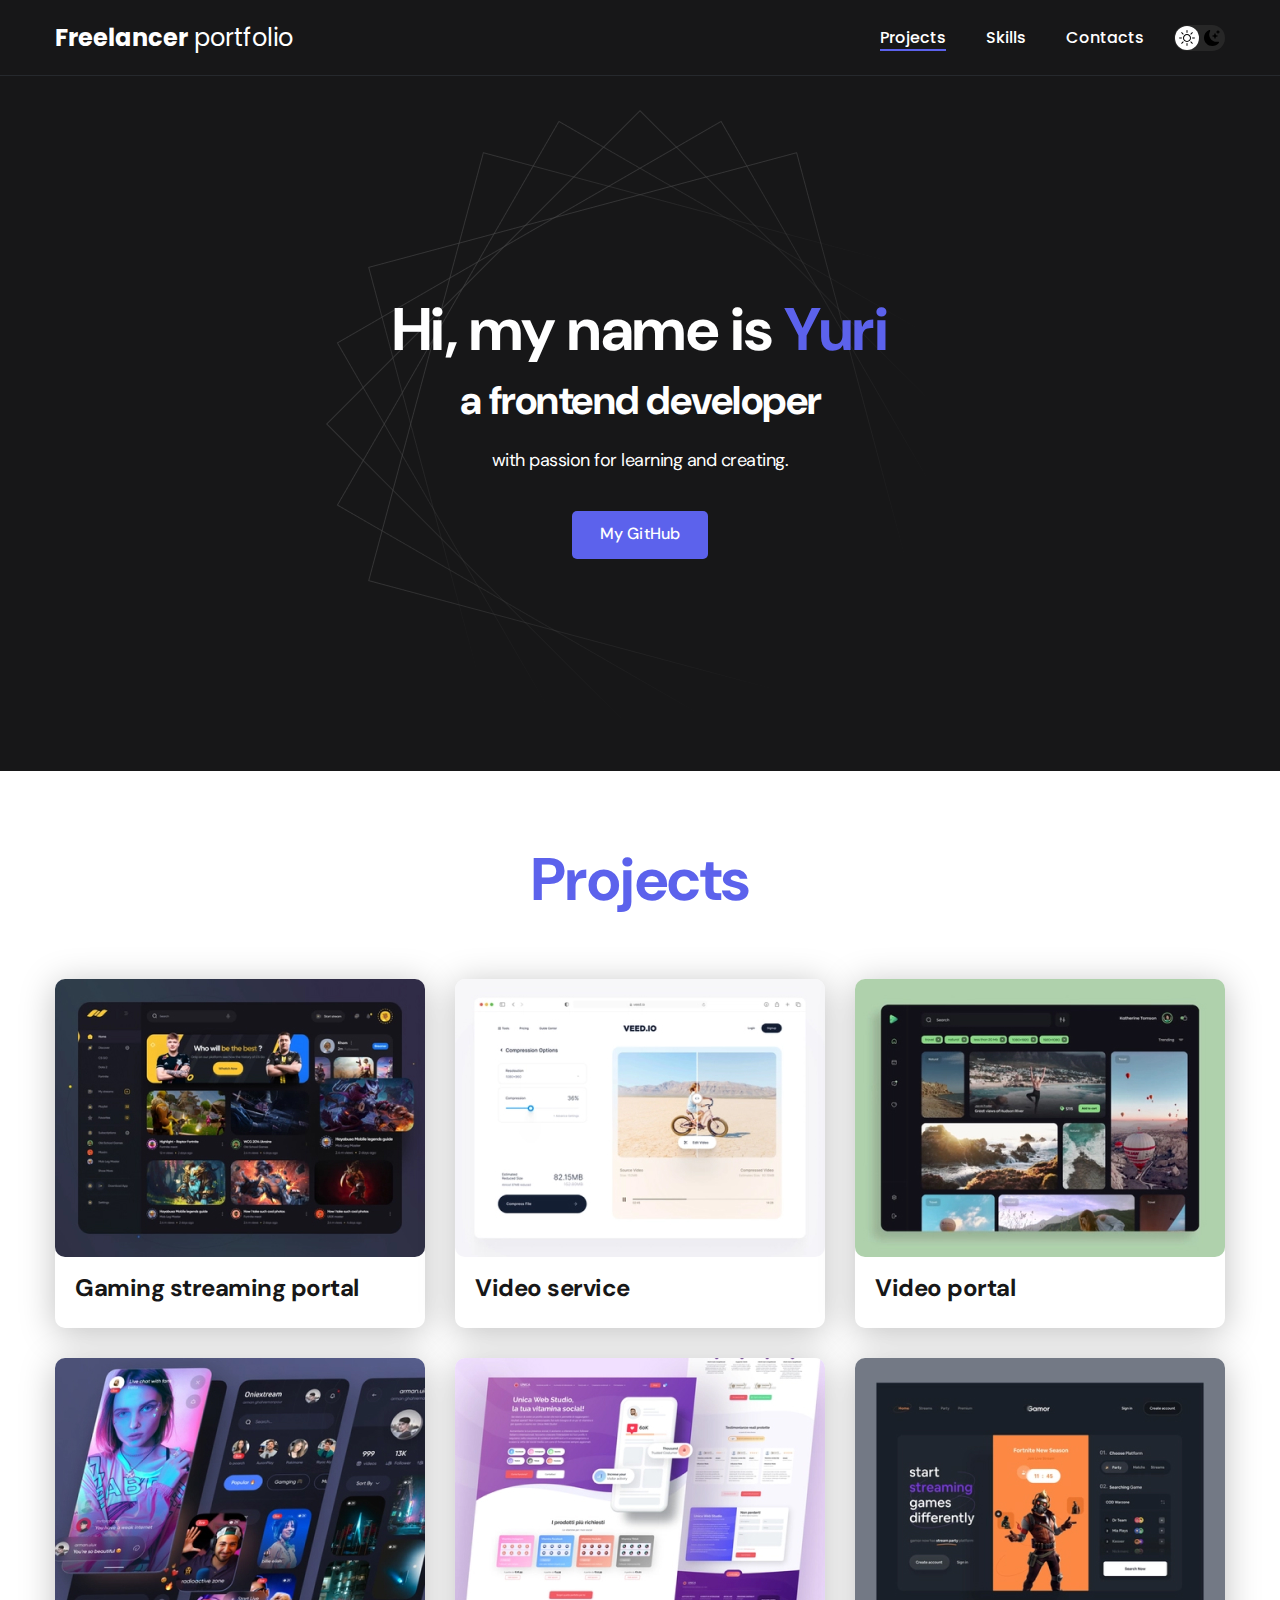
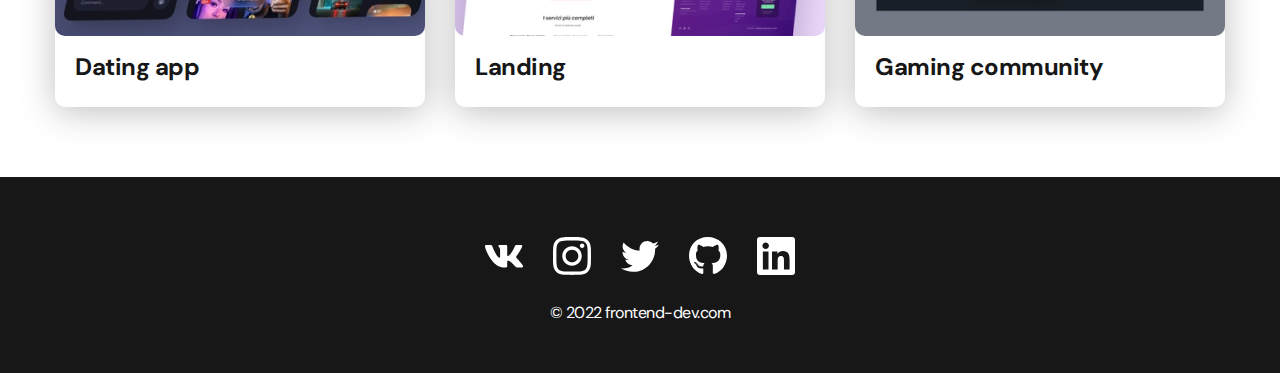
<file: index.html>
<!DOCTYPE html>
<html lang="en">
  <head>
    <meta charset="UTF-8" />
    <meta name="viewport" content="width=device-width, initial-scale=1.0" />
    <title>Frelancer portfolio</title>
    <link rel="stylesheet" href="./css/main.css" />
  </head>
  <body>
    <!--Навигация-->

    <nav class="nav">
      <div class="container">
        <div class="nav-row">
          <a href="./index.html" class="logo">
            <strong> Freelancer</strong> portfolio</a
          >

          <button class="dark-mode-btn">
            <img
              src="./img/icons/Sun.svg"
              alt="Light mode"
              class="dark-mode-btn__icon"
            />
            <img
              src="./img/icons/Moon.svg"
              alt="Dark mode"
              class="dark-mode-btn__icon"
            />
          </button>

          <ul class="nav-list">
            <li nav-list__item>
              <a
                href="./index.html"
                class="nav-list__link nav-list__link--active"
                >Projects
              </a>
            </li>
            <li nav-list__item>
              <a href="./skills.html" class="nav-list__link">Skills</a>
            </li>
            <li nav-list__item>
              <a href="./contacts.html" class="nav-list__link">Contacts</a>
            </li>
          </ul>
        </div>
      </div>
    </nav>

    <!--Шапка-->

    <header class="header">
      <div class="header__wrapper">
        <h1 class="header__title">
          <strong> Hi, my name is <em>Yuri</em></strong
          ><br />
          a frontend developer
        </h1>
        <div class="header__text">
          <p>with passion for learning and creating.</p>
        </div>
        <a href="#!" class="btn">My GitHub</a>
      </div>
    </header>

    <!--Проэкты-->

    <main class="section">
      <div class="container">
        <h2 class="title-1">Projects</h2>
        <ul class="projects">
          <li class="project">
            <a href="./project-page.html">
              <img
                src="./img/projects/01.jpg"
                alt="sorru,error"
                class="project__img"
              />
              <h3 class="project__title">Gaming streaming portal</h3>
            </a>
          </li>

          <li class="project">
            <img
              src="./img/projects/02.jpg"
              alt="sorru,error"
              class="project__img"
            />
            <h3 class="project__title">Video service</h3>
          </li>

          <li class="project">
            <img
              src="./img/projects/03.jpg"
              alt="sorru,error"
              class="project__img"
            />
            <h3 class="project__title">Video portal</h3>
          </li>

          <li class="project">
            <img
              src="./img/projects/04.jpg"
              alt="sorru,error"
              class="project__img"
            />
            <h3 class="project__title">Dating app</h3>
          </li>

          <li class="project">
            <img
              src="./img/projects/05.jpg"
              alt="sorru,error"
              class="project__img"
            />
            <h3 class="project__title">Landing</h3>
          </li>

          <li class="project">
            <img
              src="./img/projects/06.jpg"
              alt="sorru,error"
              class="project__img"
            />
            <h3 class="project__title">Gaming community</h3>
          </li>
        </ul>
      </div>
    </main>

    <!--Подвал-->

    <footer class="footer">
      <div class="container">
        <div class="footer__wrapper">
          <ul class="social">
            <li class="social__item">
              <a href="#!">
                <img src="./img/icons/vk.svg" alt="sorru,error" />
              </a>
            </li>
            <li class="social__item">
              <a href="#!">
                <img src="./img/icons/instagram.svg" alt="sorru,error" />
              </a>
            </li>
            <li class="social__item">
              <a href="#!">
                <img src="./img/icons/twitter.svg" alt="sorru,error" />
              </a>
            </li>
            <li class="social__item">
              <a href="#!">
                <img src="./img/icons/gitHub.svg" alt="sorru,error" />
              </a>
            </li>
            <li class="social__item">
              <a href="#!">
                <img src="./img/icons/linkedIn.svg" alt="sorru,error" />
              </a>
            </li>
          </ul>
          <div class="copyright">
            <p>© 2022 frontend-dev.com</p>
          </div>
        </div>
      </div>
    </footer>
    <script src="./js/main.js"></script>
  </body>
</html>
</file>
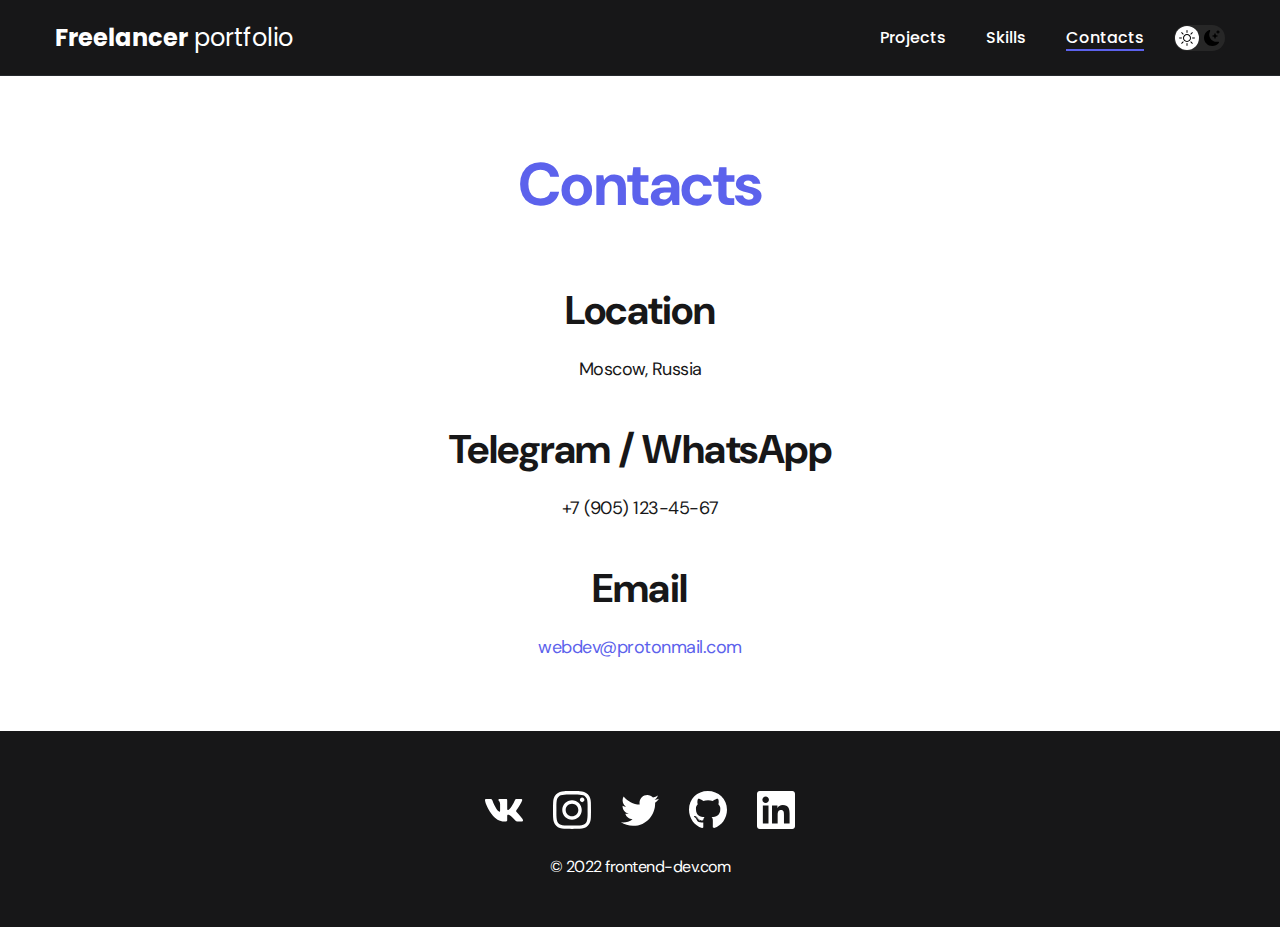
<file: contacts.html>
<!DOCTYPE html>
<html lang="en">
  <head>
    <meta charset="UTF-8" />
    <meta name="viewport" content="width=device-width, initial-scale=1.0" />
    <title>Frelancer portfolio</title>
    <link rel="stylesheet" href="./css/main.css" />
  </head>
  <body>
    <!--Навигация-->

    <nav class="nav">
      <div class="container">
        <div class="nav-row">
          <a href="./index.html" class="logo">
            <strong> Freelancer</strong> portfolio</a
          >
          <button class="dark-mode-btn">
            <img
              src="./img/icons/Sun.svg"
              alt="Light mode"
              class="dark-mode-btn__icon"
            />
            <img
              src="./img/icons/Moon.svg"
              alt="Dark mode"
              class="dark-mode-btn__icon"
            />
          </button>

          <ul class="nav-list">
            <li nav-list__item>
              <a href="./index.html" class="nav-list__link">Projects </a>
            </li>
            <li nav-list__item>
              <a href="./skills.html" class="nav-list__link">Skills</a>
            </li>
            <li nav-list__item>
              <a
                href="./contacts.html"
                class="nav-list__link nav-list__link--active"
                >Contacts</a
              >
            </li>
          </ul>
        </div>
      </div>
    </nav>

    <!--Контакты-->

    <main class="section">
      <div class="container">
        <h1 class="title-1">Contacts</h1>

        <ul class="content-list">
          <li class="content-list__item">
            <h2 class="title-2">Location</h2>
            <p>Moscow, Russia</p>
          </li>
          <li class="content-list__item">
            <h2 class="title-2">Telegram / WhatsApp</h2>
            <p>+7 (905) 123-45-67</p>
          </li>
          <li class="content-list__item">
            <h2 class="title-2">Email</h2>
            <p>
              <a class="email" href="mailto:webdev@protonmail.com"
                >webdev@protonmail.com</a
              >
            </p>
          </li>
        </ul>
      </div>
    </main>

    <!--Подвал-->

    <footer class="footer">
      <div class="container">
        <div class="footer__wrapper">
          <ul class="social">
            <li class="social__item">
              <a href="#!">
                <img src="./img/icons/vk.svg" alt="sorru,error" />
              </a>
            </li>
            <li class="social__item">
              <a href="#!">
                <img src="./img/icons/instagram.svg" alt="sorru,error" />
              </a>
            </li>
            <li class="social__item">
              <a href="#!">
                <img src="./img/icons/twitter.svg" alt="sorru,error" />
              </a>
            </li>
            <li class="social__item">
              <a href="#!">
                <img src="./img/icons/gitHub.svg" alt="sorru,error" />
              </a>
            </li>
            <li class="social__item">
              <a href="#!">
                <img src="./img/icons/linkedIn.svg" alt="sorru,error" />
              </a>
            </li>
          </ul>
          <div class="copyright">
            <p>© 2022 frontend-dev.com</p>
          </div>
        </div>
      </div>
    </footer>
    <script src="./js/main.js"></script>
  </body>
</html>
</file>
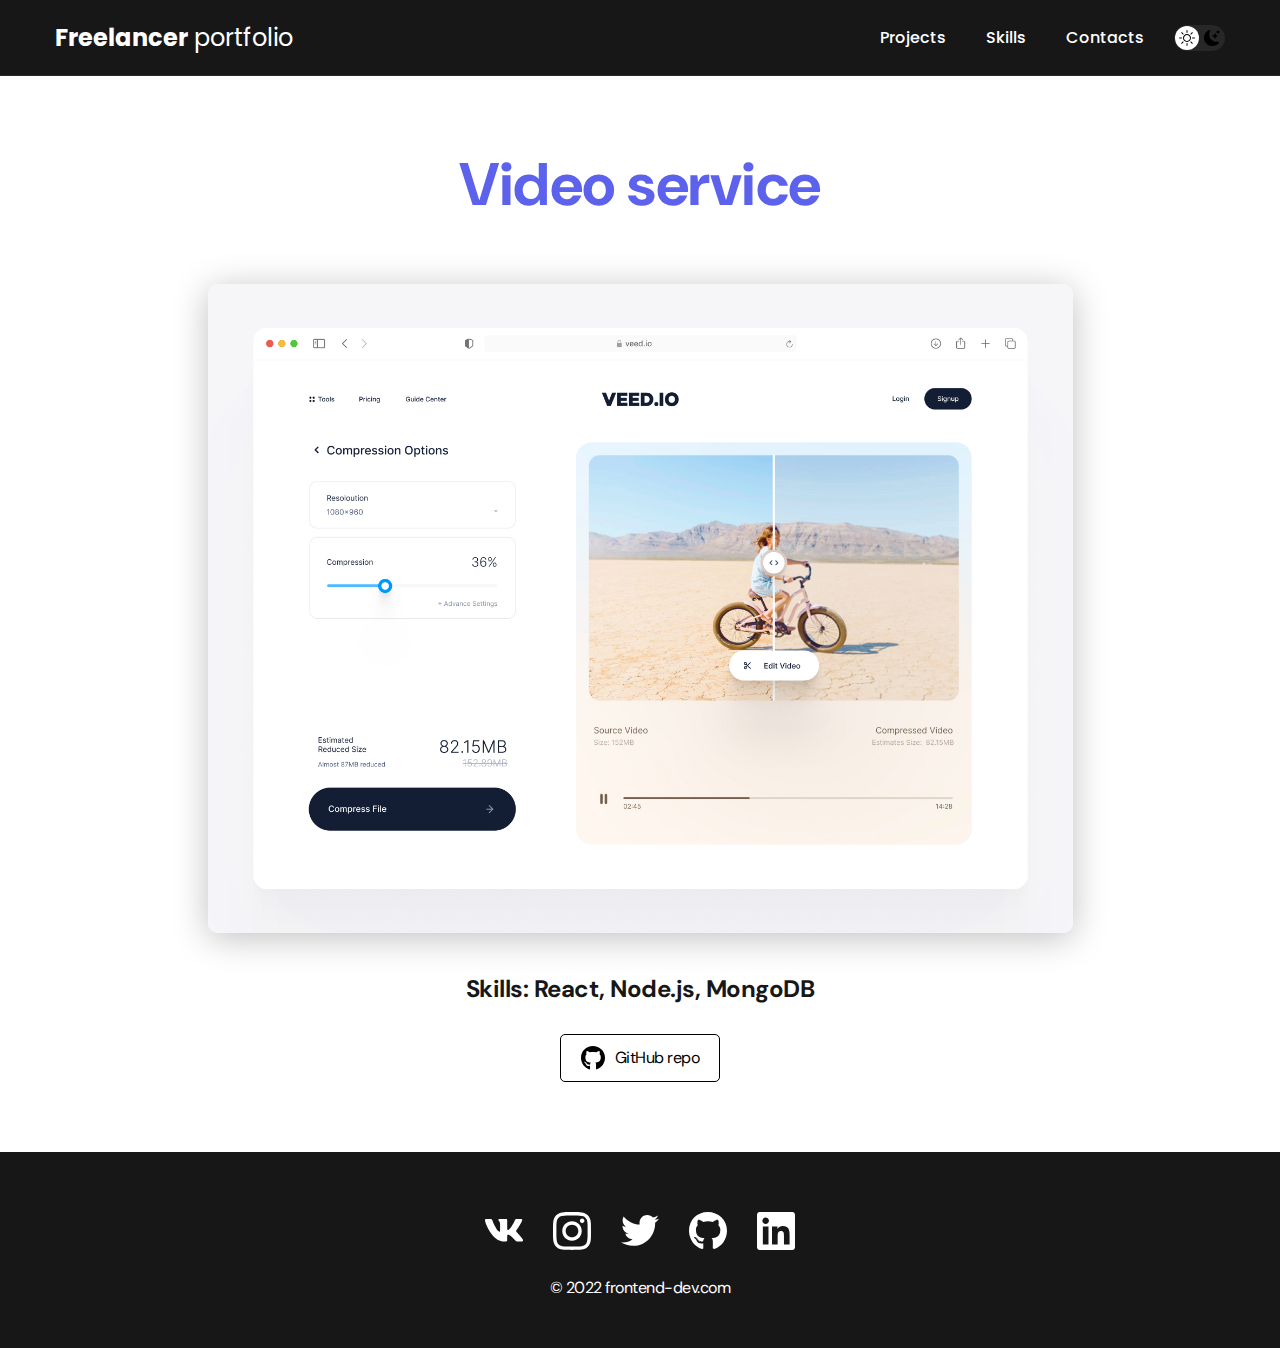
<file: project-page.html>
<!DOCTYPE html>
<html lang="en">
  <head>
    <meta charset="UTF-8" />
    <meta name="viewport" content="width=device-width, initial-scale=1.0" />
    <title>Frelancer portfolio</title>
    <link rel="stylesheet" href="./css/main.css" />
  </head>
  <body>
    <!--Навигация-->

    <nav class="nav">
      <div class="container">
        <div class="nav-row">
          <a href="./index.html" class="logo">
            <strong> Freelancer</strong> portfolio</a
          >
          <button class="dark-mode-btn">
            <img
              src="./img/icons/Sun.svg"
              alt="Light mode"
              class="dark-mode-btn__icon"
            />
            <img
              src="./img/icons/Moon.svg"
              alt="Dark mode"
              class="dark-mode-btn__icon"
            />
          </button>

          <ul class="nav-list">
            <li nav-list__item>
              <a href="./index.html" class="nav-list__link">Projects </a>
            </li>
            <li nav-list__item>
              <a href="./skills.html" class="nav-list__link">Skills</a>
            </li>
            <li nav-list__item>
              <a href="./contacts.html" class="nav-list__link">Contacts</a>
            </li>
          </ul>
        </div>
      </div>
    </nav>

    <!--Видеосервис-->

    <main class="section">
      <div class="container">
        <div class="project-details">
          <h1 class="title-1">Video service</h1>

          <img
            src="./img/projects/02-big.jpg"
            class="project-details__cover"
            alt=""
          />
          <div class="project-details__desc">
            <p>Skills: React, Node.js, MongoDB</p>
          </div>

          <a href="#!" class="btn-outline">
            <img src="./img/icons/gitHub-black.svg" alt="" />
            GitHub repo
          </a>
        </div>
      </div>
    </main>

    <!--Подвал-->

    <footer class="footer">
      <div class="container">
        <div class="footer__wrapper">
          <ul class="social">
            <li class="social__item">
              <a href="#!">
                <img src="./img/icons/vk.svg" alt="sorru,error" />
              </a>
            </li>
            <li class="social__item">
              <a href="#!">
                <img src="./img/icons/instagram.svg" alt="sorru,error" />
              </a>
            </li>
            <li class="social__item">
              <a href="#!">
                <img src="./img/icons/twitter.svg" alt="sorru,error" />
              </a>
            </li>
            <li class="social__item">
              <a href="#!">
                <img src="./img/icons/gitHub.svg" alt="sorru,error" />
              </a>
            </li>
            <li class="social__item">
              <a href="#!">
                <img src="./img/icons/linkedIn.svg" alt="sorru,error" />
              </a>
            </li>
          </ul>
          <div class="copyright">
            <p>© 2022 frontend-dev.com</p>
          </div>
        </div>
      </div>
    </footer>
    <script src="./js/main.js"></script>
  </body>
</html>
</file>
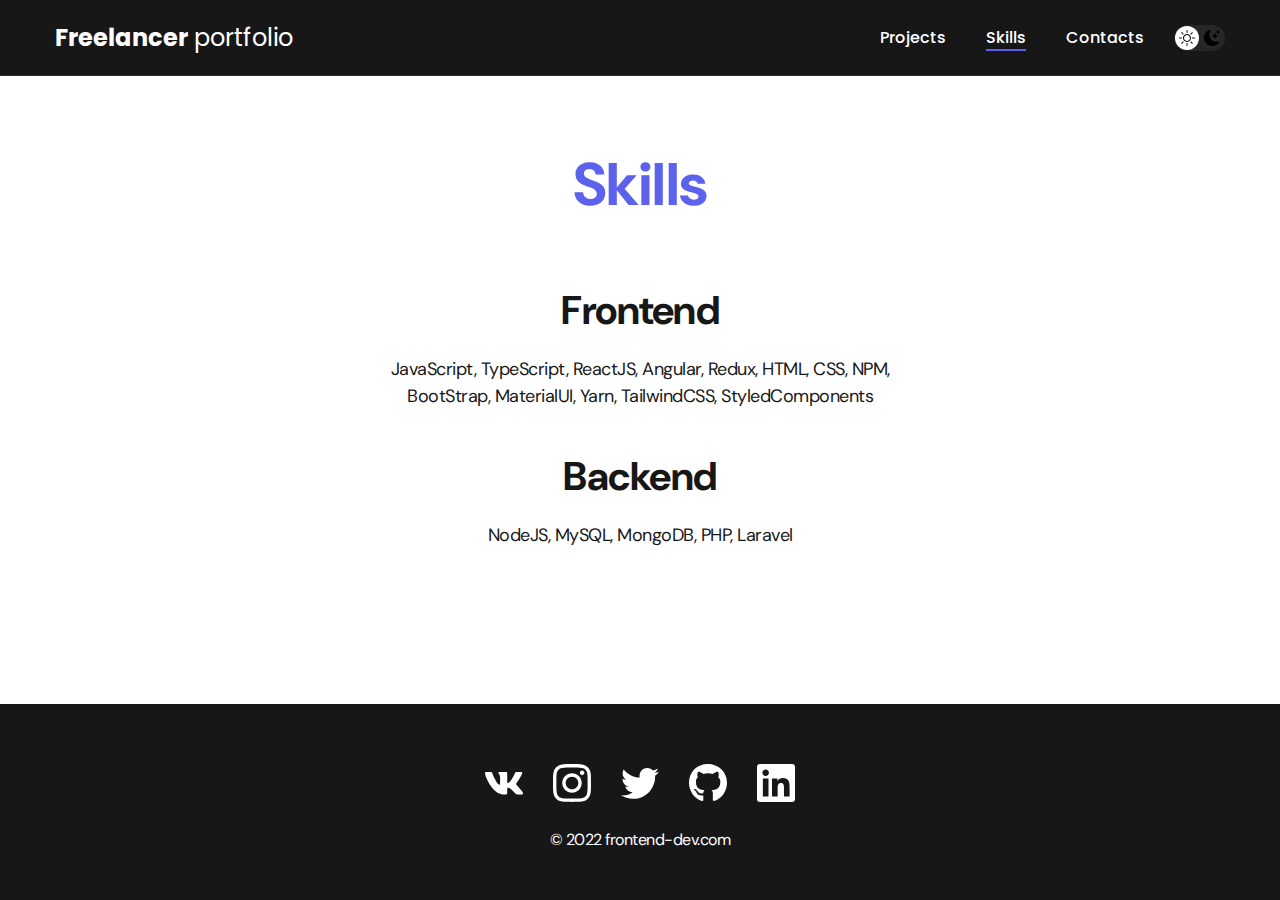
<file: skills.html>
<!DOCTYPE html>
<html lang="en">
  <head>
    <meta charset="UTF-8" />
    <meta name="viewport" content="width=device-width, initial-scale=1.0" />
    <title>Frelancer portfolio</title>
    <link rel="stylesheet" href="./css/main.css" />
  </head>
  <body>
    <!--Навигация-->

    <nav class="nav">
      <div class="container">
        <div class="nav-row">
          <a href="./index.html" class="logo">
            <strong> Freelancer</strong> portfolio</a
          >
          <button class="dark-mode-btn">
            <img
              src="./img/icons/Sun.svg"
              alt="Light mode"
              class="dark-mode-btn__icon"
            />
            <img
              src="./img/icons/Moon.svg"
              alt="Dark mode"
              class="dark-mode-btn__icon"
            />
          </button>

          <ul class="nav-list">
            <li nav-list__item>
              <a href="./index.html" class="nav-list__link">Projects </a>
            </li>
            <li nav-list__item>
              <a
                href="./skills.html"
                class="nav-list__link nav-list__link--active"
                >Skills</a
              >
            </li>
            <li nav-list__item>
              <a href="./contacts.html" class="nav-list__link">Contacts</a>
            </li>
          </ul>
        </div>
      </div>
    </nav>

    <!--Скил-->

    <main class="section">
      <div class="container">
        <h1 class="title-1">Skills</h1>

        <ul class="content-list">
          <li class="content-list__item">
            <h2 class="title-2">Frontend</h2>
            <p>
              JavaScript, TypeScript, ReactJS, Angular, Redux, HTML, CSS, NPM,
              BootStrap, MaterialUI, Yarn, TailwindCSS, StyledComponents
            </p>
          </li>
          <li class="content-list__item">
            <h2 class="title-2">Backend</h2>
            <p>NodeJS, MySQL, MongoDB, PHP, Laravel</p>
          </li>
        </ul>
      </div>
    </main>

    <!--Подвал-->

    <footer class="footer">
      <div class="container">
        <div class="footer__wrapper">
          <ul class="social">
            <li class="social__item">
              <a href="#!">
                <img src="./img/icons/vk.svg" alt="sorru,error" />
              </a>
            </li>
            <li class="social__item">
              <a href="#!">
                <img src="./img/icons/instagram.svg" alt="sorru,error" />
              </a>
            </li>
            <li class="social__item">
              <a href="#!">
                <img src="./img/icons/twitter.svg" alt="sorru,error" />
              </a>
            </li>
            <li class="social__item">
              <a href="#!">
                <img src="./img/icons/gitHub.svg" alt="sorru,error" />
              </a>
            </li>
            <li class="social__item">
              <a href="#!">
                <img src="./img/icons/linkedIn.svg" alt="sorru,error" />
              </a>
            </li>
          </ul>
          <div class="copyright">
            <p>© 2022 frontend-dev.com</p>
          </div>
        </div>
      </div>
    </footer>
    <script src="./js/main.js"></script>
  </body>
</html>
</file>
<file: css/main.css>
@import "./reset.css";
@import url("https://fonts.googleapis.com/css2?family=DM+Sans:opsz,wght@9..40,400;9..40,500;9..40,700&family=Poppins:wght@400;500;700&display=swap");

/*font-family: 'DM Sans', sans-serif;
font-family: 'Poppins', sans-serif;*/

:root {
  --blackpure: #000;
  --black: #171718;
  --black-border: #26292d;
  --white: #fff;
  --purple: #5c62ec;

  --text-color: var(--black);

  --dark-bg: var(--black);
  --dark-border: var(--black-border);
  --header-text: var(--white);
  --accent: var(--purple);

  /*Light mode*/
  --page-bg: var(--white);
  --text-color: var(--black);

  --title-1: var(--accent);

  --project-card-bg: var(--white);
  --project-card-text: var(--black);
  --box-shadow: 0px 5px 35px rgba(0, 0, 0, 0.25);
}
.dark {
  --page-bg: #252526;
  --text-color: var(--white);

  --title-1: var(--white);

  --project-card-bg: var(--black);
  --project-card-text: var(--white);
  --box-shadow: 0px 5px 35px rgba(0, 0, 0, 0.8);
}

html,
body {
  font-family: "DM Sans", sans-serif;
  letter-spacing: -0.5px;
  color: var(--black);
  min-height: 100vh;
  display: flex;
  flex-direction: column;

  /*Light mode*/
  background-color: var(--page-bg);
  color: var(--text-color);
}

.container {
  margin: 0 auto;
  padding: 0 15px;
  max-width: 1200px;
}

.none {
  display: none !important;
}

.section {
  padding: 70px 0;
}

.title-1 {
  margin-bottom: 60px;
  font-size: 60px;
  font-weight: 700;
  line-height: 1.3;
  color: var(--title-1);
  text-align: center;
}

.title-2 {
  font-size: 40px;
  line-height: 1.3;
  margin-bottom: 20px;
  font-weight: 700;
}

/*Навигация*/

.nav {
  padding: 20px 0;
  border-bottom: 1px solid var(--dark-border);
  background-color: var(--dark-bg);
  color: var(--header-text);
  letter-spacing: normal;
}

.nav-row {
  display: flex;
  justify-content: flex-end;
  align-items: center;
  column-gap: 30px;
  row-gap: 20px;
  flex-wrap: wrap;
}

.logo {
  margin-right: auto;
  color: var(--header-text);
  font-size: 24px;
  font-family: "Poppins", sans-serif;
}

.logo strong {
  font-weight: 700;
}

.nav-list {
  display: flex;
  align-items: center;
  column-gap: 40px;
  font-size: 16px;
  font-weight: 500;
  font-family: "Poppins", sans-serif;
  row-gap: 10px;
}

.nav-list__link {
  color: var(--header-text);
  transition: opacity 0.2s ease-in;
}

.nav-list__link--active {
  position: relative;
}

.nav-list__link--active::before {
  content: "";

  position: absolute;
  left: 0;
  top: 100%;

  display: block;
  height: 2px;
  width: 100%;
  background-color: var(--accent);
}

.nav-list__link:hover {
  opacity: 0.8;
}

/*Dark Mode btn*/

.dark-mode-btn {
  order: 9;
  position: relative;
  display: flex;
  justify-content: space-between;
  width: 51px;
  height: 26px;
  background-color: #272727;
  border-radius: 50px;
  padding: 5px;
}

.dark-mode-btn::before {
  position: absolute;
  top: 1px;
  left: 1px;
  content: "";

  display: block;

  width: 24px;
  height: 24px;

  border-radius: 50%;
  background-color: var(--white);

  transition: left 0.2s ease-in;
}

.dark-mode-btn--active::before {
  left: 26px;
}

.dark-mode-btn__icon {
  /*position: relative;*/
  z-index: 9;
}

/*Шапка*/

.header {
  padding: 40px 0;
  min-height: 695px;

  display: flex;
  justify-content: center;
  align-items: center;

  background-color: var(--dark-bg);
  background-image: url("./../img/header-bg.png.png");
  background-repeat: no-repeat;
  background-size: auto;
  background-position: center center;

  color: var(--header-text);
  text-align: center;
}

.header__wrapper {
  padding: 0 15px;
  max-width: 660px;
}

.header__title {
  font-size: 40px;
  font-weight: 700;
  line-height: 1.4;
  margin-bottom: 20px;
}

.header__title strong {
  font-size: 60px;
  font-weight: 700;
}

.header__title em {
  font-style: normal;
  color: var(--accent);
}

.header__text {
  margin-bottom: 40px;
  font-size: 18px;
  line-height: 1.333;
}

.header__text p + p {
  margin-top: 1em;
}

.btn {
  display: inline-block;
  height: 48px;
  padding: 12px 28px;
  border-radius: 5px;
  background-color: var(--accent);
  color: var(--white);
  letter-spacing: 0.15px;
  font-size: 16px;
  font-weight: 500;
  transition: opacity 0.2s ease-in;
}

.btn:hover {
  opacity: 0.8;
}

.btn:active {
  position: relative;
  top: 1px;
}

/*Btn outline*/

.btn-outline {
  padding: 12px 20px;
  height: 48px;
  border-radius: 5px;

  border: 1px solid #000;
  color: var(--blackpure);

  display: flex;
  column-gap: 10px;
  align-items: center;
  transition: opacity 0.2s ease-in;

  background-color: var(--white);
}

.btn-outline:hover {
  opacity: 0.8;
}

.btn-outline:active {
  position: relative;
  top: 1px;
}

/*Проэкты*/

.projects {
  display: flex;
  flex-wrap: wrap;
  column-gap: 30px;
  row-gap: 30px;
  justify-content: center;
}

.project {
  max-width: 370px;
  background-color: var(--project-card-bg);
  box-shadow: var(--box-shadow);
  border-radius: 10px;

  --box-shadow: 0px 5px 35px rgba(0, 0, 0, 0.25);
}

.project__img {
  border-radius: 10px;
}

.project__title {
  padding: 15px 20px 25px;
  font-weight: 700;
  font-size: 24px;
  line-height: 1.3;
  color: var(--project-card-text);
}

/*Видиo сервис*/

.project-details {
  max-width: 865px;
  margin: 0 auto;

  display: flex;
  flex-direction: column;
  align-items: center;
  text-align: center;
}

.project-details__cover {
  margin-bottom: 40px;
  max-width: 100%;
  box-shadow: 0px 5px 35px rgba(0, 0, 0, 0.25);
  border-radius: 10px;
}

.project-details__desc {
  margin-bottom: 30px;
  font-weight: 700;
  font-size: 24px;
  line-height: 1.3;
}

/*Скил*/

.content-list {
  margin: 0 auto;
  max-width: 570px;
  display: flex;
  flex-direction: column;
  align-items: center;
  text-align: center;
  row-gap: 40px;
}

.content-list__item {
  font-size: 18px;
  line-height: 1.5;
}

.content-list__item p + p {
  margin-top: 0.5em;
}

.email {
  color: #5c62ec;
}

/*Подвал*/

.footer {
  margin-top: auto;
  background-color: var(--dark-bg);
  padding: 60px 0 50px;
  color: var(--header-text);
}

.footer__wrapper {
  display: flex;
  flex-direction: column;
  align-items: center;
}

.social {
  display: flex;
  column-gap: 30px;
  align-items: center;
  row-gap: 27px;
  margin-bottom: 27px;
}

.copyright {
  font-size: 16px;
}

.copyright p + p {
  margin-top: 0.5em;
}

@media (max-width: 620px) {
  /*header*/

  .header {
    min-height: unset;
  }

  .header__title {
    font-size: 30px;
  }
  .header__title strong {
    font-size: 40px;
  }

  /*Nav*/

  .nav-row {
    justify-content: space-between;
  }

  .dark-mode-btn {
    order: 0;
  }

  /*section*/

  .section {
    padding: 40px 0;
  }

  /*title*/

  .title-1 {
    margin-bottom: 30px;
    font-size: 40px;
  }

  .project__title {
    font-size: 22px;
  }

  .project-details__desc {
    margin-bottom: 20px;
    font-size: 22px;
  }

  .title-2 {
    margin-bottom: 10px;
    font-size: 30px;
  }

  /*footer*/

  .footer {
    padding: 40px 0 30px;
  }

  .footer__wrapper {
    row-gap: 20px;
  }

  /*social*/

  .social {
    column-gap: 20px;
  }

  .social__item {
    width: 28px;
  }

  /*content*/

  .content-list {
    row-gap: 20px;
  }

  .content-list__item {
    font-size: 16px;
  }
}
</file>
